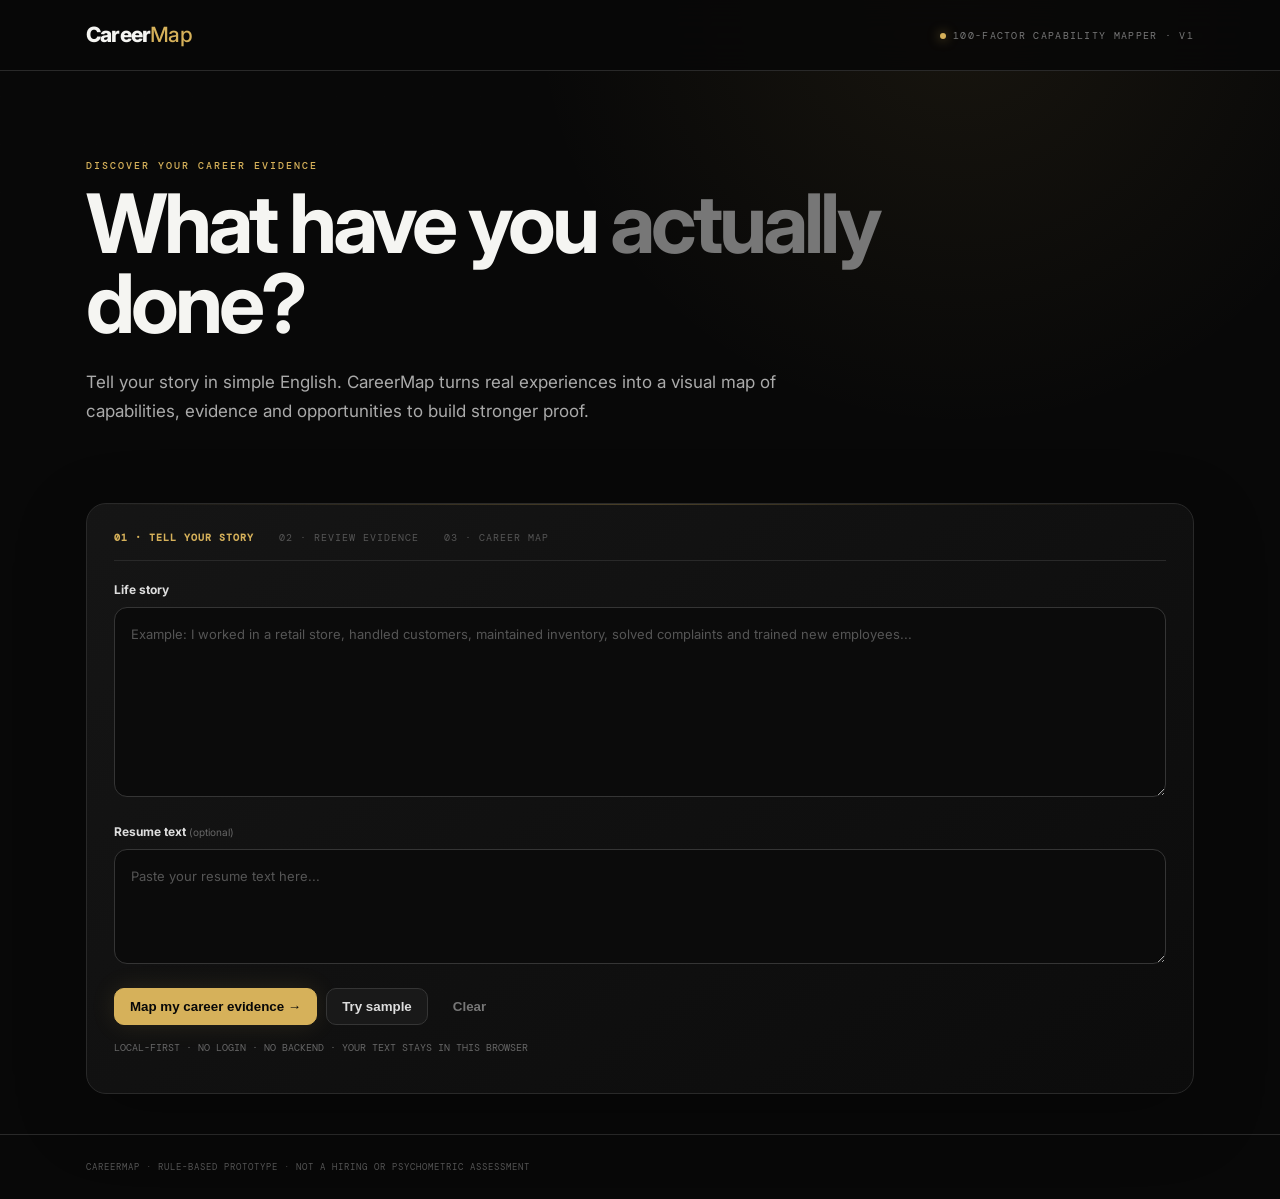
<file: index.html>
<!doctype html>
<html lang="en">
    <head>
        <meta charset="utf-8"><meta name="viewport" content="width=device-width,initial-scale=1">
        <meta name="description" content="CareerMap — map real-life evidence to 100 career capability factors."><title>CareerMap — Career Capability Mapper</title>
        <link rel="stylesheet" href="./css/main.css"></head><body><header><div class="wrap nav"><div class="brand">Career<span>Map</span></div><div class="navmeta"><i class="navdot"></i>100-factor capability mapper · v1</div></div></header><main class="wrap"><section class="hero"><p class="eyebrow">DISCOVER YOUR CAREER EVIDENCE</p><h1>What have you <em>actually</em> done?</h1><p>Tell your story in simple English. CareerMap turns real experiences into a visual map of capabilities, evidence and opportunities to build stronger proof.</p></section><section class="panel"><div class="steps"><b>01 · Tell your story</b><span>02 · Review evidence</span><span>03 · Career map</span></div><label>Life story</label><textarea id="story" placeholder="Example: I worked in a retail store, handled customers, maintained inventory, solved complaints and trained new employees..."></textarea><label>Resume text <small>(optional)</small></label><textarea id="resume" class="small" placeholder="Paste your resume text here..."></textarea><div class="actions"><button class="primary" id="analyze">Map my career evidence →</button><button id="sample">Try sample</button><button class="ghost" id="clear">Clear</button></div><p class="privacy">LOCAL-FIRST · NO LOGIN · NO BACKEND · YOUR TEXT STAYS IN THIS BROWSER</p></section><section id="results" class="hidden"><section class="panel summary"><div><p class="eyebrow">YOUR CAREER CAPABILITY MAP</p><h2>Evidence found</h2><p id="desc"></p></div><div class="stat"><strong id="found">0</strong><span>factors with evidence</span></div></section><div id="categories" class="category-grid"></div><section class="panel"><div class="section-head"><div><p class="eyebrow">EXPLORE</p><h2>100-factor evidence map</h2></div><div id="filters" class="filters"><button class="filter active" data-f="all">All</button><button class="filter" data-f="strong">Strong</button><button class="filter" data-f="moderate">Some evidence</button><button class="filter" data-f="none">Not found</button></div></div><div class="goldline"></div><div id="factors"></div></section><section class="panel"><p class="eyebrow">NEXT 90 DAYS</p><h2>Build evidence, not just knowledge.</h2><p class="muted">Choose factors with limited evidence and create a real project, responsibility or measurable outcome that demonstrates them.</p><div id="ideas"></div></section></section></main><footer><div class="wrap">CareerMap · Rule-based prototype · Not a hiring or psychometric assessment</div></footer><script src="data/factors.js"></script><script src="js/app.js"></script></body></html>
</file>
<file: css/main.css>
@import url('https://fonts.googleapis.com/css2?family=DM+Mono:wght@400;500&family=Inter:wght@400;500;600;700;800&display=swap');
:root{--bg:#080808;--panel:#111;--panel2:#151515;--line:#292929;--line2:#353535;--text:#f5f5f2;--muted:#969696;--soft:#c8c8c3;--gold:#d6b15a;--gold2:#f0cf78;--white:#fff}
*{box-sizing:border-box}html{scroll-behavior:smooth}body{margin:0;background:radial-gradient(circle at 75% 0%,rgba(214,177,90,.08),transparent 28%),var(--bg);color:var(--text);font:14px/1.55 Inter,system-ui,-apple-system,Segoe UI,sans-serif;min-height:100vh}body:before{content:"";position:fixed;inset:0;pointer-events:none;opacity:.25;background-image:linear-gradient(rgba(255,255,255,.025) 1px,transparent 1px),linear-gradient(90deg,rgba(255,255,255,.025) 1px,transparent 1px);background-size:48px 48px;mask-image:linear-gradient(to bottom,#000,transparent 75%)}
.wrap{max-width:1160px;margin:auto;padding:0 26px}header{position:sticky;top:0;z-index:10;background:rgba(8,8,8,.86);backdrop-filter:blur(18px);border-bottom:1px solid var(--line)}.nav{height:70px;display:flex;align-items:center;justify-content:space-between}.brand{font-size:21px;font-weight:800;letter-spacing:-.8px}.brand span{color:var(--gold);font-weight:500}.navmeta{font:10px 'DM Mono',monospace;color:#777;text-transform:uppercase;letter-spacing:1.3px}.navdot{display:inline-block;width:6px;height:6px;border-radius:50%;background:var(--gold);box-shadow:0 0 12px rgba(214,177,90,.7);margin-right:7px}
.hero{padding:88px 0 42px;max-width:850px}.eyebrow{margin:0 0 12px;font:500 10px 'DM Mono',monospace;letter-spacing:2px;color:var(--gold);text-transform:uppercase}.hero h1{font-size:clamp(46px,7vw,82px);line-height:.98;letter-spacing:-4px;margin:0 0 23px;font-weight:700}.hero h1 em{font-style:normal;color:#777}.hero p:not(.eyebrow){max-width:690px;color:#aaa;font-size:17px;line-height:1.7}
.panel{background:linear-gradient(145deg,rgba(22,22,22,.97),rgba(12,12,12,.97));border:1px solid var(--line);border-radius:20px;padding:27px;margin:18px 0;box-shadow:0 20px 70px rgba(0,0,0,.25);position:relative;overflow:hidden}.panel:before{content:"";position:absolute;top:0;left:0;width:100%;height:1px;background:linear-gradient(90deg,transparent,var(--gold),transparent);opacity:.28}.steps{display:flex;gap:25px;border-bottom:1px solid var(--line);padding-bottom:16px;color:#555;font:10px 'DM Mono',monospace;text-transform:uppercase;letter-spacing:1px}.steps b{color:var(--gold)}label{display:block;margin:20px 0 8px;font-weight:700;font-size:12px;color:#ddd}label small{color:#666;font-weight:400}textarea{width:100%;min-height:190px;border:1px solid var(--line2);border-radius:13px;padding:16px;background:#0b0b0b;color:var(--text);resize:vertical;font:13px/1.65 Inter,system-ui,sans-serif;outline:0;transition:.2s}textarea::placeholder{color:#555}textarea:focus{border-color:#806d3f;box-shadow:0 0 0 3px rgba(214,177,90,.07)}.small{min-height:115px}.actions{display:flex;gap:9px;flex-wrap:wrap;margin-top:18px}button{border:1px solid var(--line2);border-radius:10px;padding:10px 15px;background:#191919;color:#ddd;font-weight:700;cursor:pointer;transition:.18s}button:hover{border-color:#555;transform:translateY(-1px)}.primary{background:var(--gold);border-color:var(--gold);color:#080808;box-shadow:0 0 24px rgba(214,177,90,.12)}.primary:hover{background:var(--gold2);border-color:var(--gold2)}.ghost{background:transparent;color:#777;border-color:transparent}.privacy,.muted{font-size:10px;color:#666}.privacy{font-family:'DM Mono',monospace;margin-top:15px}.hidden{display:none}
.summary{display:flex;align-items:center;justify-content:space-between;gap:20px}.panel h2{margin:0 0 6px;font-size:25px;letter-spacing:-.8px}.summary p:not(.eyebrow){margin:0;color:#888}.stat{text-align:center;min-width:150px;border-left:1px solid var(--line);padding-left:25px}.stat strong{font:500 50px/1 'DM Mono',monospace;color:var(--gold);display:block}.stat span{font:9px 'DM Mono',monospace;color:#666;text-transform:uppercase;letter-spacing:1px}
.category-grid{display:grid;grid-template-columns:repeat(2,1fr);gap:12px}.cat{background:#0e0e0e;border:1px solid var(--line);border-radius:14px;padding:17px;transition:.2s}.cat:hover{border-color:#4a4a4a}.catline{display:flex;justify-content:space-between;font-size:12px;font-weight:700}.num{color:var(--gold);font:11px 'DM Mono',monospace}.bar{height:5px;background:#252525;border-radius:99px;margin-top:13px;overflow:hidden}.fill{height:100%;background:linear-gradient(90deg,#8f753a,var(--gold));box-shadow:0 0 10px rgba(214,177,90,.25)}
.section-head{display:flex;justify-content:space-between;align-items:flex-start;gap:12px;margin-bottom:8px}.filters{display:flex;gap:5px;flex-wrap:wrap}.filter{font:9px 'DM Mono',monospace;text-transform:uppercase;letter-spacing:.5px;padding:7px 9px;color:#777}.filter.active{background:#ddd;color:#080808;border-color:#ddd}.factor{border-top:1px solid #202020;padding:16px 1px}.factor:first-child{border-top:0}.factorhead{display:flex;justify-content:space-between;gap:12px;align-items:center}.factor h3{margin:0;font-size:13px}.badge{font:700 8px 'DM Mono',monospace;text-transform:uppercase;letter-spacing:.6px;border-radius:99px;padding:5px 8px;white-space:nowrap}.strong{background:rgba(214,177,90,.14);color:var(--gold2);border:1px solid rgba(214,177,90,.25)}.moderate{background:#202020;color:#bbb;border:1px solid #333}.none{background:#151515;color:#666;border:1px solid #222}.evidence{margin:7px 0 0;font-size:10px;color:#777}.chips{display:flex;gap:5px;flex-wrap:wrap;margin-top:7px}.chip{background:#181818;border:1px solid #252525;border-radius:99px;padding:3px 7px;font:8px 'DM Mono',monospace;color:#777}.idea{border:1px solid #282828;border-radius:11px;padding:12px;margin-top:8px;font-size:10px;color:#777;background:#0d0d0d}.idea b{color:#ddd}.idea:before{content:'→';color:var(--gold);margin-right:7px}.goldline{height:1px;background:linear-gradient(90deg,var(--gold),transparent);opacity:.5;margin:4px 0 20px}footer{border-top:1px solid var(--line);margin-top:40px;padding:26px 0;color:#555;font:9px 'DM Mono',monospace;text-transform:uppercase;letter-spacing:1px}@media(max-width:700px){.wrap{padding:0 17px}.hero{padding-top:58px}.hero h1{letter-spacing:-2.5px}.navmeta{display:none}.category-grid{grid-template-columns:1fr}.summary{flex-direction:column;align-items:flex-start}.stat{border-left:0;border-top:1px solid var(--line);padding:16px 0 0;text-align:left;width:100%}.section-head{flex-direction:column}.panel{padding:20px}}
</file>
